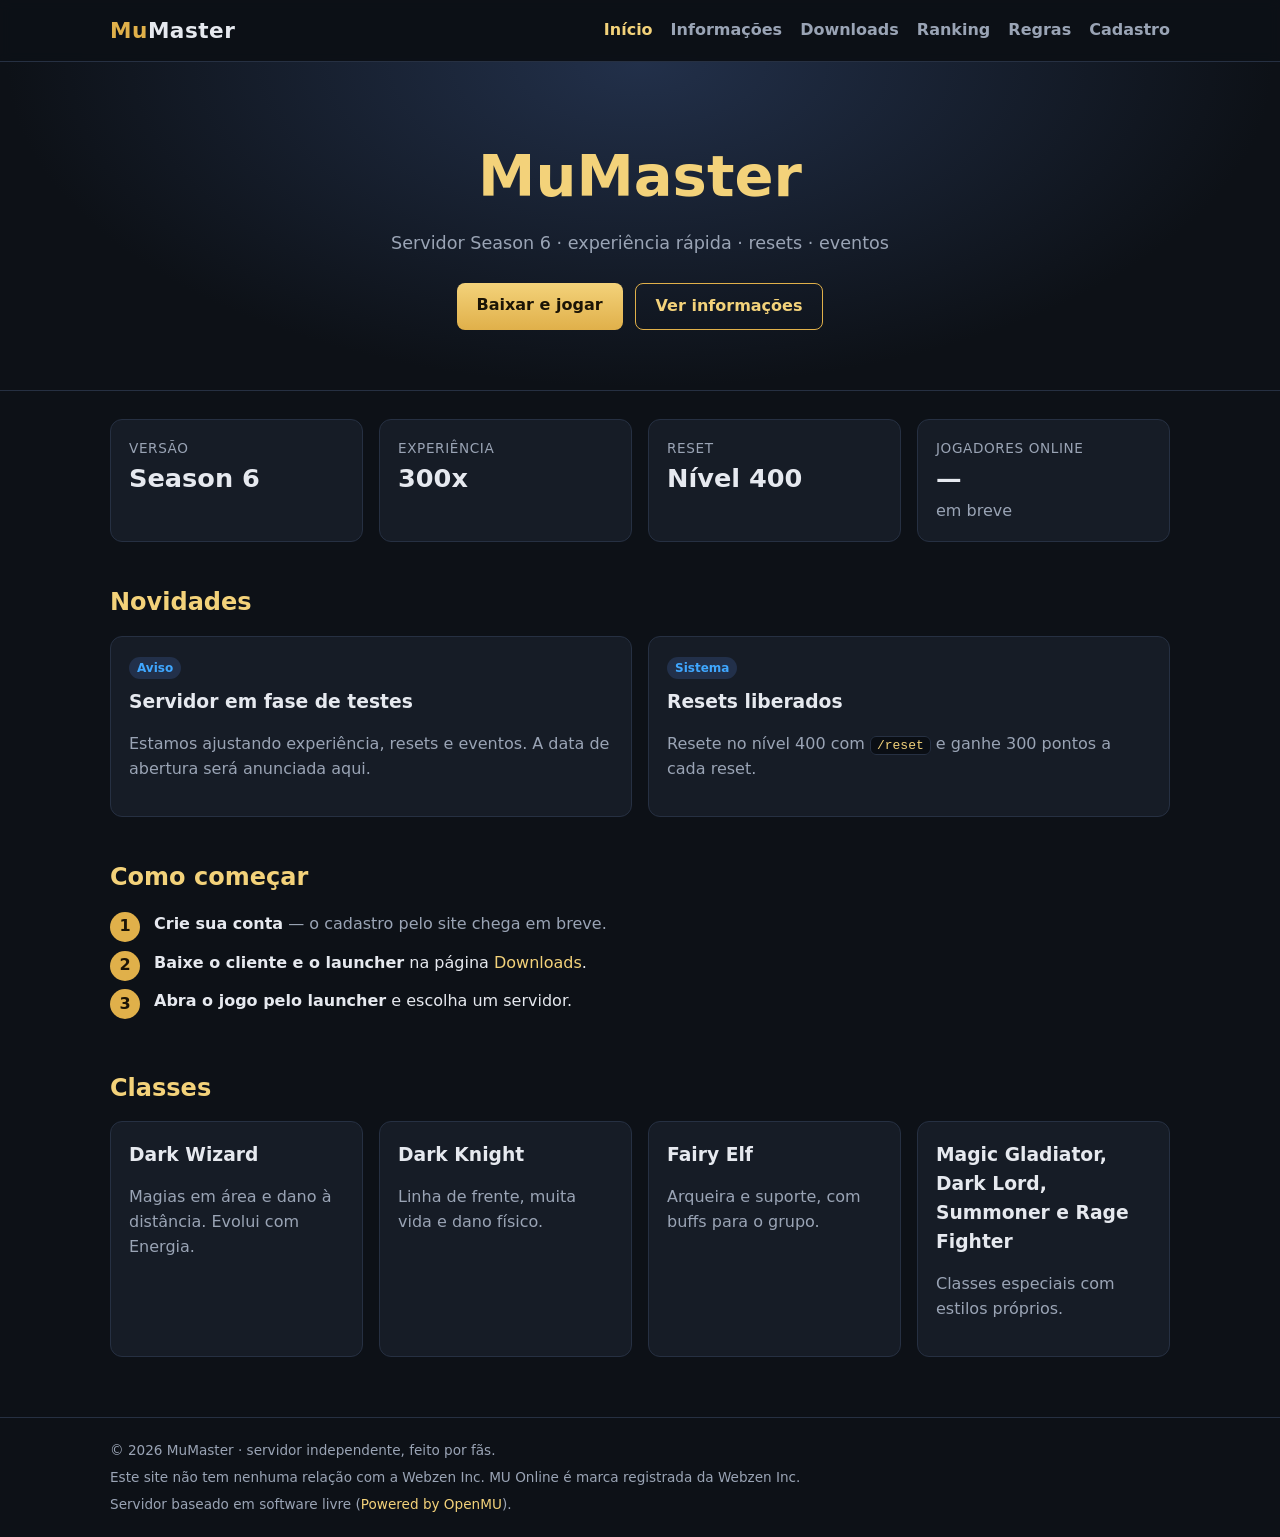
<file: site/index.html>
<!DOCTYPE html><html lang="pt-BR"><head><meta charset="utf-8">
<meta name="viewport" content="width=device-width,initial-scale=1"><title>Início · MuMaster</title>
<link rel="stylesheet" href="style.css"></head><body>
<header><div class="bar"><a class="logo" href="index.html">Mu<span>Master</span></a><nav><a href="index.html" class=on>Início</a><a href="info.html">Informações</a><a href="downloads.html">Downloads</a><a href="ranking.html">Ranking</a><a href="regras.html">Regras</a><a href="cadastro.html">Cadastro</a></nav></div></header>
<section class="hero"><h1>MuMaster</h1><p>Servidor Season 6 · experiência rápida · resets · eventos</p>
<div class="cta"><a class="btn" href="downloads.html">Baixar e jogar</a><a class="btn ghost" href="info.html">Ver informações</a></div></section><main>
<div class="grid">
 <div class="card stat"><div class="k">Versão</div><div class="v">Season 6</div></div>
 <div class="card stat"><div class="k">Experiência</div><div class="v">300x</div></div>
 <div class="card stat"><div class="k">Reset</div><div class="v">Nível 400</div></div>
 <div class="card stat"><div class="k">Jogadores online</div><div class="v">—</div><div class="muted">em breve</div></div>
</div>
<h2>Novidades</h2>
<div class="grid">
 <div class="card"><span class="tag">Aviso</span><h3>Servidor em fase de testes</h3><p class="muted">Estamos ajustando experiência, resets e eventos. A data de abertura será anunciada aqui.</p></div>
 <div class="card"><span class="tag">Sistema</span><h3>Resets liberados</h3><p class="muted">Resete no nível 400 com <code>/reset</code> e ganhe 300 pontos a cada reset.</p></div>
</div>
<h2>Como começar</h2>
<ol class="steps">
 <li><b>Crie sua conta</b> <span class="muted">— o cadastro pelo site chega em breve.</span></li>
 <li><b>Baixe o cliente e o launcher</b> na página <a href="downloads.html">Downloads</a>.</li>
 <li><b>Abra o jogo pelo launcher</b> e escolha um servidor.</li>
</ol>
<h2>Classes</h2>
<div class="grid">
 <div class="card"><h3>Dark Wizard</h3><p class="muted">Magias em área e dano à distância. Evolui com Energia.</p></div>
 <div class="card"><h3>Dark Knight</h3><p class="muted">Linha de frente, muita vida e dano físico.</p></div>
 <div class="card"><h3>Fairy Elf</h3><p class="muted">Arqueira e suporte, com buffs para o grupo.</p></div>
 <div class="card"><h3>Magic Gladiator, Dark Lord, Summoner e Rage Fighter</h3><p class="muted">Classes especiais com estilos próprios.</p></div>
</div></main>
<footer><div class="bar"><div>© 2026 MuMaster · servidor independente, feito por fãs.</div>
<div>Este site não tem nenhuma relação com a Webzen Inc. MU Online é marca registrada da Webzen Inc.</div>
<div>Servidor baseado em software livre (<a href="https://github.com/MUnique/OpenMU">Powered by OpenMU</a>).</div></div></footer>
</body></html>
</file>
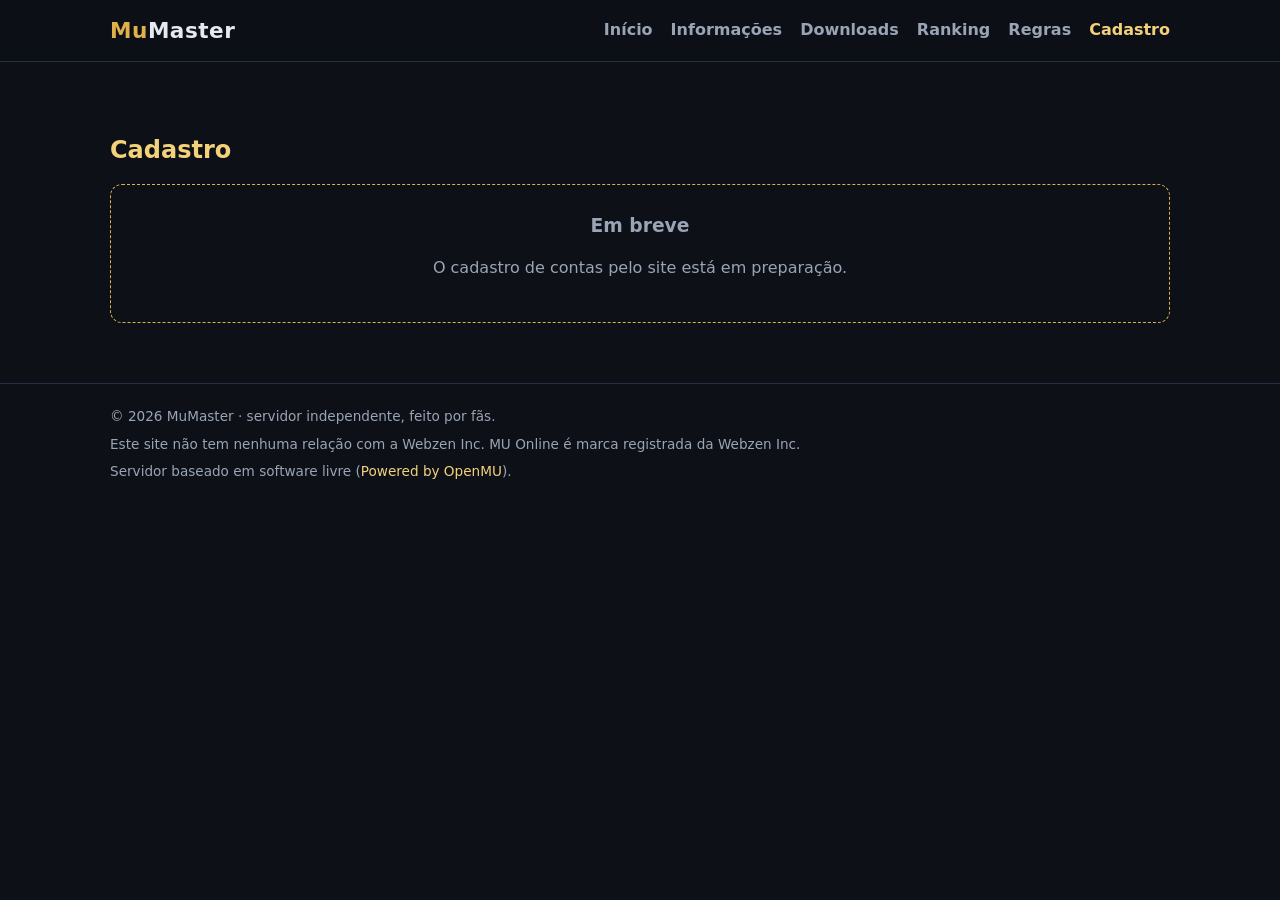
<file: site/cadastro.html>
<!DOCTYPE html><html lang="pt-BR"><head><meta charset="utf-8">
<meta name="viewport" content="width=device-width,initial-scale=1"><title>Cadastro · MuMaster</title>
<link rel="stylesheet" href="style.css"></head><body>
<header><div class="bar"><a class="logo" href="index.html">Mu<span>Master</span></a><nav><a href="index.html">Início</a><a href="info.html">Informações</a><a href="downloads.html">Downloads</a><a href="ranking.html">Ranking</a><a href="regras.html">Regras</a><a href="cadastro.html" class=on>Cadastro</a></nav></div></header>
<main><h2>Cadastro</h2>
<div class="soon"><h3>Em breve</h3><p>O cadastro de contas pelo site está em preparação.</p></div></main>
<footer><div class="bar"><div>© 2026 MuMaster · servidor independente, feito por fãs.</div>
<div>Este site não tem nenhuma relação com a Webzen Inc. MU Online é marca registrada da Webzen Inc.</div>
<div>Servidor baseado em software livre (<a href="https://github.com/MUnique/OpenMU">Powered by OpenMU</a>).</div></div></footer>
</body></html>
</file>
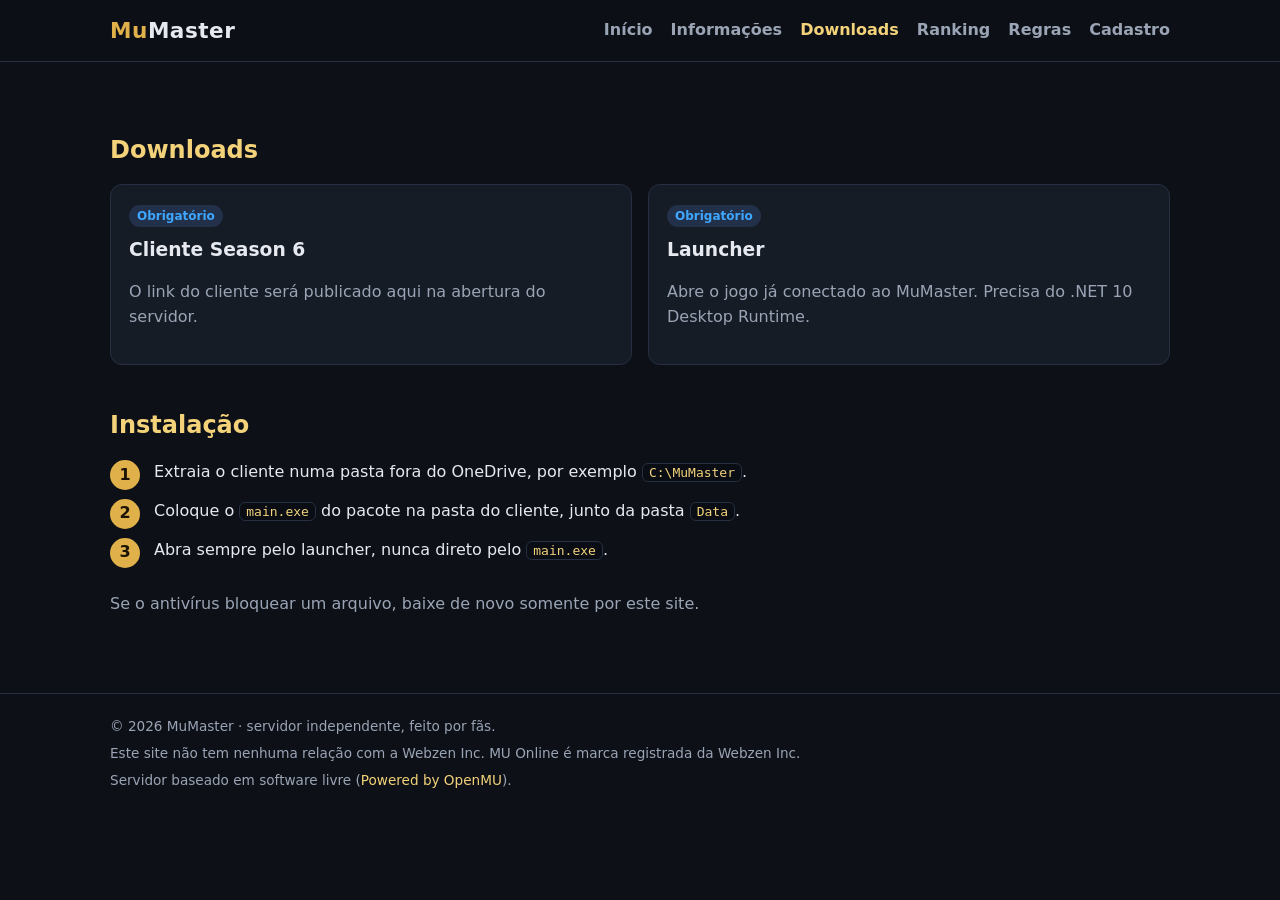
<file: site/downloads.html>
<!DOCTYPE html><html lang="pt-BR"><head><meta charset="utf-8">
<meta name="viewport" content="width=device-width,initial-scale=1"><title>Downloads · MuMaster</title>
<link rel="stylesheet" href="style.css"></head><body>
<header><div class="bar"><a class="logo" href="index.html">Mu<span>Master</span></a><nav><a href="index.html">Início</a><a href="info.html">Informações</a><a href="downloads.html" class=on>Downloads</a><a href="ranking.html">Ranking</a><a href="regras.html">Regras</a><a href="cadastro.html">Cadastro</a></nav></div></header>
<main>
<h2>Downloads</h2>
<div class="grid">
 <div class="card"><span class="tag">Obrigatório</span><h3>Cliente Season 6</h3><p class="muted">O link do cliente será publicado aqui na abertura do servidor.</p></div>
 <div class="card"><span class="tag">Obrigatório</span><h3>Launcher</h3><p class="muted">Abre o jogo já conectado ao MuMaster. Precisa do .NET 10 Desktop Runtime.</p></div>
</div>
<h2>Instalação</h2>
<ol class="steps">
 <li>Extraia o cliente numa pasta fora do OneDrive, por exemplo <code>C:\MuMaster</code>.</li>
 <li>Coloque o <code>main.exe</code> do pacote na pasta do cliente, junto da pasta <code>Data</code>.</li>
 <li>Abra sempre pelo launcher, nunca direto pelo <code>main.exe</code>.</li>
</ol>
<p class="muted">Se o antivírus bloquear um arquivo, baixe de novo somente por este site.</p></main>
<footer><div class="bar"><div>© 2026 MuMaster · servidor independente, feito por fãs.</div>
<div>Este site não tem nenhuma relação com a Webzen Inc. MU Online é marca registrada da Webzen Inc.</div>
<div>Servidor baseado em software livre (<a href="https://github.com/MUnique/OpenMU">Powered by OpenMU</a>).</div></div></footer>
</body></html>
</file>
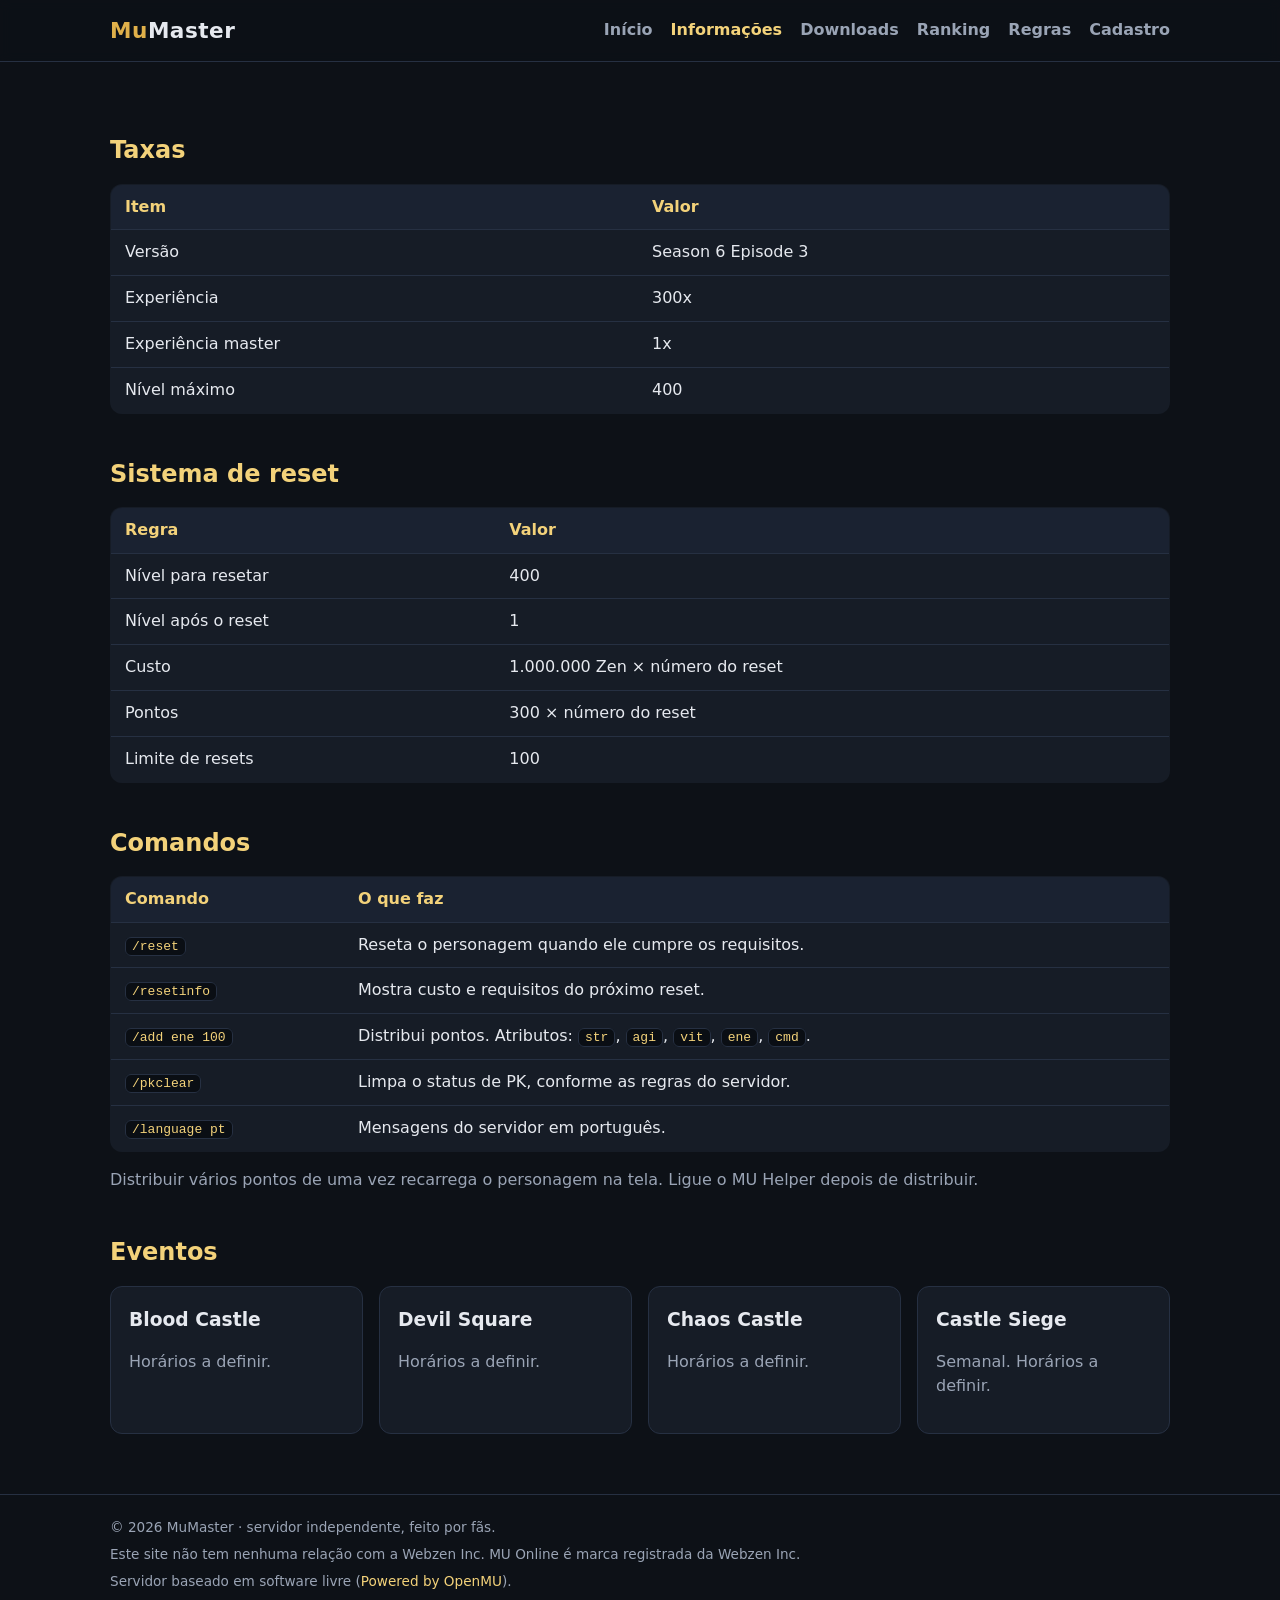
<file: site/info.html>
<!DOCTYPE html><html lang="pt-BR"><head><meta charset="utf-8">
<meta name="viewport" content="width=device-width,initial-scale=1"><title>Informações · MuMaster</title>
<link rel="stylesheet" href="style.css"></head><body>
<header><div class="bar"><a class="logo" href="index.html">Mu<span>Master</span></a><nav><a href="index.html">Início</a><a href="info.html" class=on>Informações</a><a href="downloads.html">Downloads</a><a href="ranking.html">Ranking</a><a href="regras.html">Regras</a><a href="cadastro.html">Cadastro</a></nav></div></header>
<main>
<h2>Taxas</h2>
<table><tr><th>Item</th><th>Valor</th></tr>
<tr><td>Versão</td><td>Season 6 Episode 3</td></tr>
<tr><td>Experiência</td><td>300x</td></tr><tr><td>Experiência master</td><td>1x</td></tr>
<tr><td>Nível máximo</td><td>400</td></tr></table>
<h2>Sistema de reset</h2>
<table><tr><th>Regra</th><th>Valor</th></tr>
<tr><td>Nível para resetar</td><td>400</td></tr><tr><td>Nível após o reset</td><td>1</td></tr>
<tr><td>Custo</td><td>1.000.000 Zen × número do reset</td></tr><tr><td>Pontos</td><td>300 × número do reset</td></tr>
<tr><td>Limite de resets</td><td>100</td></tr></table>
<h2>Comandos</h2>
<table><tr><th>Comando</th><th>O que faz</th></tr>
<tr><td><code>/reset</code></td><td>Reseta o personagem quando ele cumpre os requisitos.</td></tr>
<tr><td><code>/resetinfo</code></td><td>Mostra custo e requisitos do próximo reset.</td></tr>
<tr><td><code>/add ene 100</code></td><td>Distribui pontos. Atributos: <code>str</code>, <code>agi</code>, <code>vit</code>, <code>ene</code>, <code>cmd</code>.</td></tr>
<tr><td><code>/pkclear</code></td><td>Limpa o status de PK, conforme as regras do servidor.</td></tr>
<tr><td><code>/language pt</code></td><td>Mensagens do servidor em português.</td></tr></table>
<p class="muted">Distribuir vários pontos de uma vez recarrega o personagem na tela. Ligue o MU Helper depois de distribuir.</p>
<h2>Eventos</h2>
<div class="grid">
 <div class="card"><h3>Blood Castle</h3><p class="muted">Horários a definir.</p></div>
 <div class="card"><h3>Devil Square</h3><p class="muted">Horários a definir.</p></div>
 <div class="card"><h3>Chaos Castle</h3><p class="muted">Horários a definir.</p></div>
 <div class="card"><h3>Castle Siege</h3><p class="muted">Semanal. Horários a definir.</p></div>
</div></main>
<footer><div class="bar"><div>© 2026 MuMaster · servidor independente, feito por fãs.</div>
<div>Este site não tem nenhuma relação com a Webzen Inc. MU Online é marca registrada da Webzen Inc.</div>
<div>Servidor baseado em software livre (<a href="https://github.com/MUnique/OpenMU">Powered by OpenMU</a>).</div></div></footer>
</body></html>
</file>
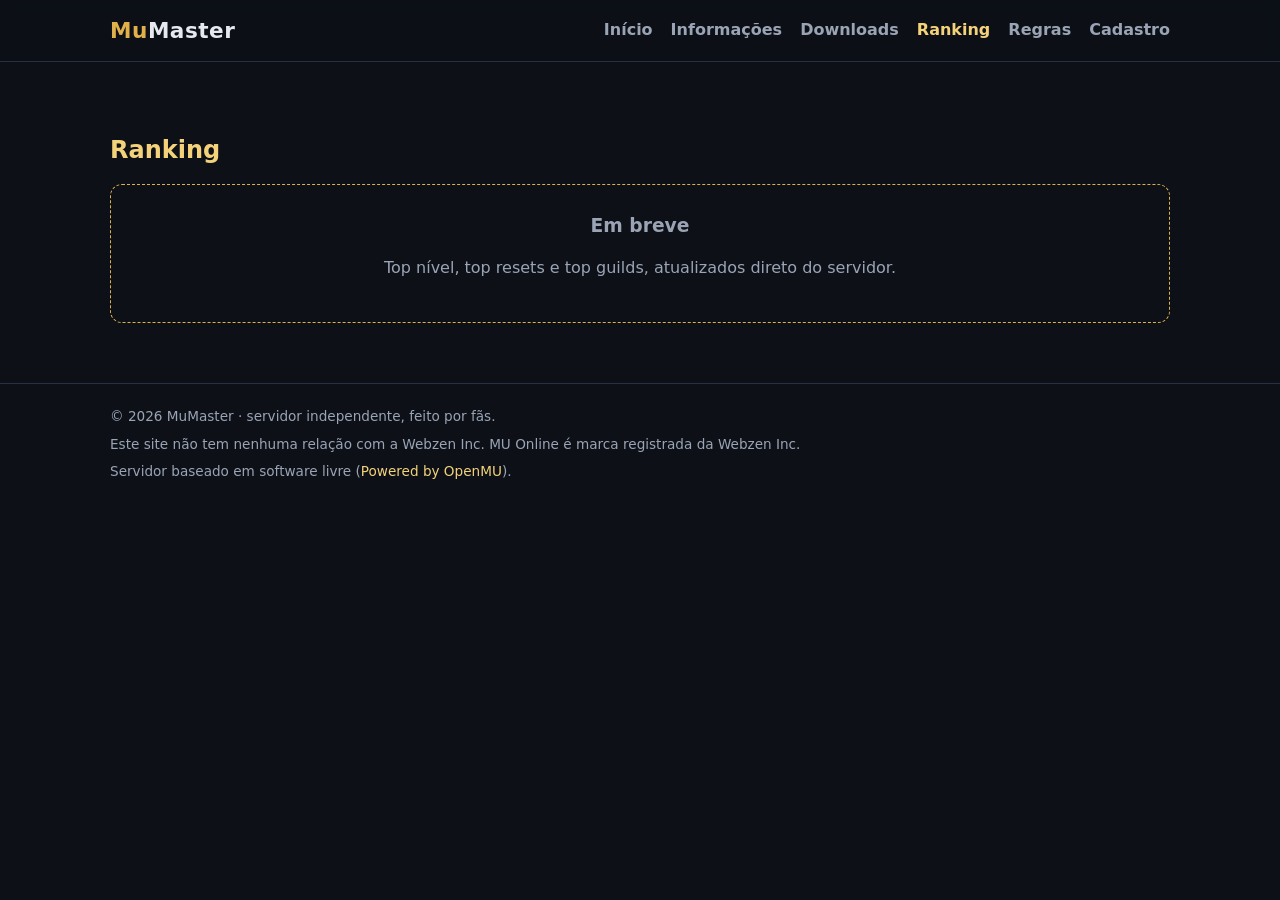
<file: site/ranking.html>
<!DOCTYPE html><html lang="pt-BR"><head><meta charset="utf-8">
<meta name="viewport" content="width=device-width,initial-scale=1"><title>Ranking · MuMaster</title>
<link rel="stylesheet" href="style.css"></head><body>
<header><div class="bar"><a class="logo" href="index.html">Mu<span>Master</span></a><nav><a href="index.html">Início</a><a href="info.html">Informações</a><a href="downloads.html">Downloads</a><a href="ranking.html" class=on>Ranking</a><a href="regras.html">Regras</a><a href="cadastro.html">Cadastro</a></nav></div></header>
<main><h2>Ranking</h2>
<div class="soon"><h3>Em breve</h3><p>Top nível, top resets e top guilds, atualizados direto do servidor.</p></div></main>
<footer><div class="bar"><div>© 2026 MuMaster · servidor independente, feito por fãs.</div>
<div>Este site não tem nenhuma relação com a Webzen Inc. MU Online é marca registrada da Webzen Inc.</div>
<div>Servidor baseado em software livre (<a href="https://github.com/MUnique/OpenMU">Powered by OpenMU</a>).</div></div></footer>
</body></html>
</file>
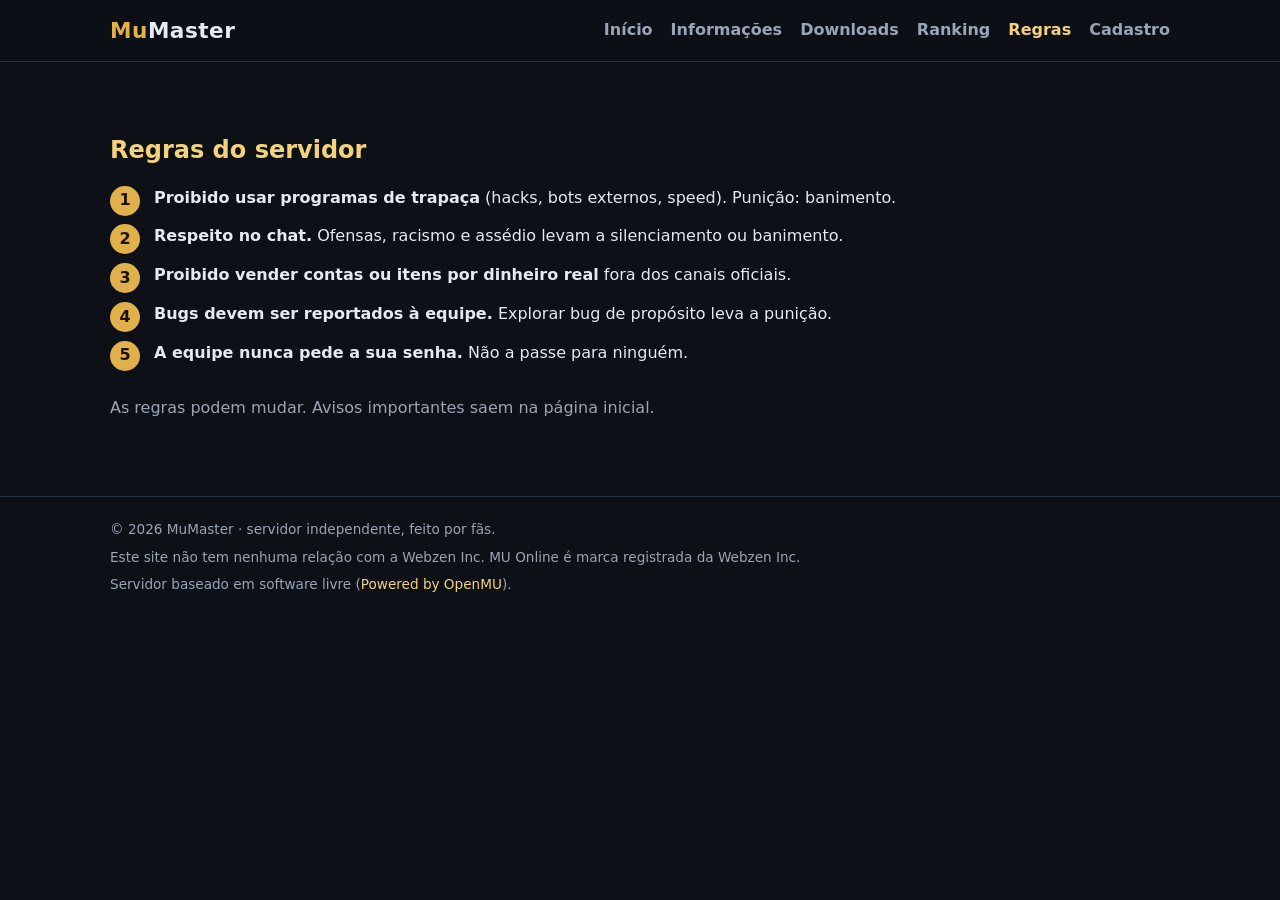
<file: site/regras.html>
<!DOCTYPE html><html lang="pt-BR"><head><meta charset="utf-8">
<meta name="viewport" content="width=device-width,initial-scale=1"><title>Regras · MuMaster</title>
<link rel="stylesheet" href="style.css"></head><body>
<header><div class="bar"><a class="logo" href="index.html">Mu<span>Master</span></a><nav><a href="index.html">Início</a><a href="info.html">Informações</a><a href="downloads.html">Downloads</a><a href="ranking.html">Ranking</a><a href="regras.html" class=on>Regras</a><a href="cadastro.html">Cadastro</a></nav></div></header>
<main><h2>Regras do servidor</h2>
<ol class="steps">
 <li><b>Proibido usar programas de trapaça</b> (hacks, bots externos, speed). Punição: banimento.</li>
 <li><b>Respeito no chat.</b> Ofensas, racismo e assédio levam a silenciamento ou banimento.</li>
 <li><b>Proibido vender contas ou itens por dinheiro real</b> fora dos canais oficiais.</li>
 <li><b>Bugs devem ser reportados à equipe.</b> Explorar bug de propósito leva a punição.</li>
 <li><b>A equipe nunca pede a sua senha.</b> Não a passe para ninguém.</li>
</ol>
<p class="muted">As regras podem mudar. Avisos importantes saem na página inicial.</p></main>
<footer><div class="bar"><div>© 2026 MuMaster · servidor independente, feito por fãs.</div>
<div>Este site não tem nenhuma relação com a Webzen Inc. MU Online é marca registrada da Webzen Inc.</div>
<div>Servidor baseado em software livre (<a href="https://github.com/MUnique/OpenMU">Powered by OpenMU</a>).</div></div></footer>
</body></html>
</file>
<file: site/style.css>
:root{--bg:#0d1117;--panel:#161c26;--line:#263042;--text:#e6e9ef;--muted:#9aa4b5;--gold:#e0b04a;--gold2:#f3d27a;--blue:#3fa7ff}
*{box-sizing:border-box}body{margin:0;font-family:system-ui,Segoe UI,Roboto,Arial,sans-serif;background:var(--bg);color:var(--text);line-height:1.55}
a{color:var(--gold2);text-decoration:none}a:hover{text-decoration:underline}
header{position:sticky;top:0;z-index:5;background:rgba(13,17,23,.92);backdrop-filter:blur(6px);border-bottom:1px solid var(--line)}
.bar{max-width:1100px;margin:auto;display:flex;align-items:center;gap:24px;padding:14px 20px}
.logo{font-weight:800;font-size:1.35rem;letter-spacing:.5px;color:var(--gold)}.logo span{color:var(--text)}
nav{display:flex;gap:18px;flex-wrap:wrap;margin-left:auto}nav a{color:var(--muted);font-weight:600}nav a.on,nav a:hover{color:var(--gold2);text-decoration:none}
.btn{display:inline-block;background:linear-gradient(180deg,var(--gold2),var(--gold));color:#1b1406;font-weight:800;padding:10px 20px;border-radius:8px}
.btn.ghost{background:none;border:1px solid var(--gold);color:var(--gold2)}.btn:hover{text-decoration:none;filter:brightness(1.08)}
main{max-width:1100px;margin:auto;padding:28px 20px 60px}
.hero{padding:70px 20px 60px;text-align:center;background:radial-gradient(ellipse at top,#22304a 0%,var(--bg) 70%);border-bottom:1px solid var(--line)}
.hero h1{font-size:clamp(2.2rem,6vw,3.6rem);margin:0 0 8px;color:var(--gold2)}.hero p{color:var(--muted);font-size:1.1rem;margin:0 0 26px}
.hero .cta{display:flex;gap:12px;justify-content:center;flex-wrap:wrap}
h2{color:var(--gold2);margin:42px 0 14px;font-size:1.5rem}h3{margin:0 0 6px}
.grid{display:grid;gap:16px;grid-template-columns:repeat(auto-fit,minmax(220px,1fr))}
.card{background:var(--panel);border:1px solid var(--line);border-radius:12px;padding:18px}
.stat .k{color:var(--muted);font-size:.85rem;text-transform:uppercase;letter-spacing:.6px}.stat .v{font-size:1.6rem;font-weight:800;color:var(--text)}
.muted{color:var(--muted)}.tag{display:inline-block;font-size:.75rem;font-weight:700;padding:2px 8px;border-radius:99px;background:#22304a;color:var(--blue);margin-bottom:8px}
table{width:100%;border-collapse:collapse;background:var(--panel);border:1px solid var(--line);border-radius:12px;overflow:hidden}
th,td{padding:10px 14px;border-bottom:1px solid var(--line);text-align:left}th{color:var(--gold2);background:#1a2231}tr:last-child td{border-bottom:none}
code{background:#0a0e14;border:1px solid var(--line);padding:1px 6px;border-radius:6px;color:var(--gold2)}
.steps{counter-reset:s;list-style:none;padding:0}.steps li{counter-increment:s;position:relative;padding:0 0 14px 44px}
.steps li:before{content:counter(s);position:absolute;left:0;top:0;width:30px;height:30px;border-radius:50%;background:var(--gold);color:#1b1406;font-weight:800;display:grid;place-items:center}
.soon{border:1px dashed var(--gold);border-radius:12px;padding:26px;text-align:center;color:var(--muted)}
footer{border-top:1px solid var(--line);color:var(--muted);font-size:.85rem}footer .bar{flex-direction:column;align-items:flex-start;gap:6px;padding:22px 20px}
@media(max-width:700px){.bar{flex-wrap:wrap}nav{margin-left:0}}
</file>
